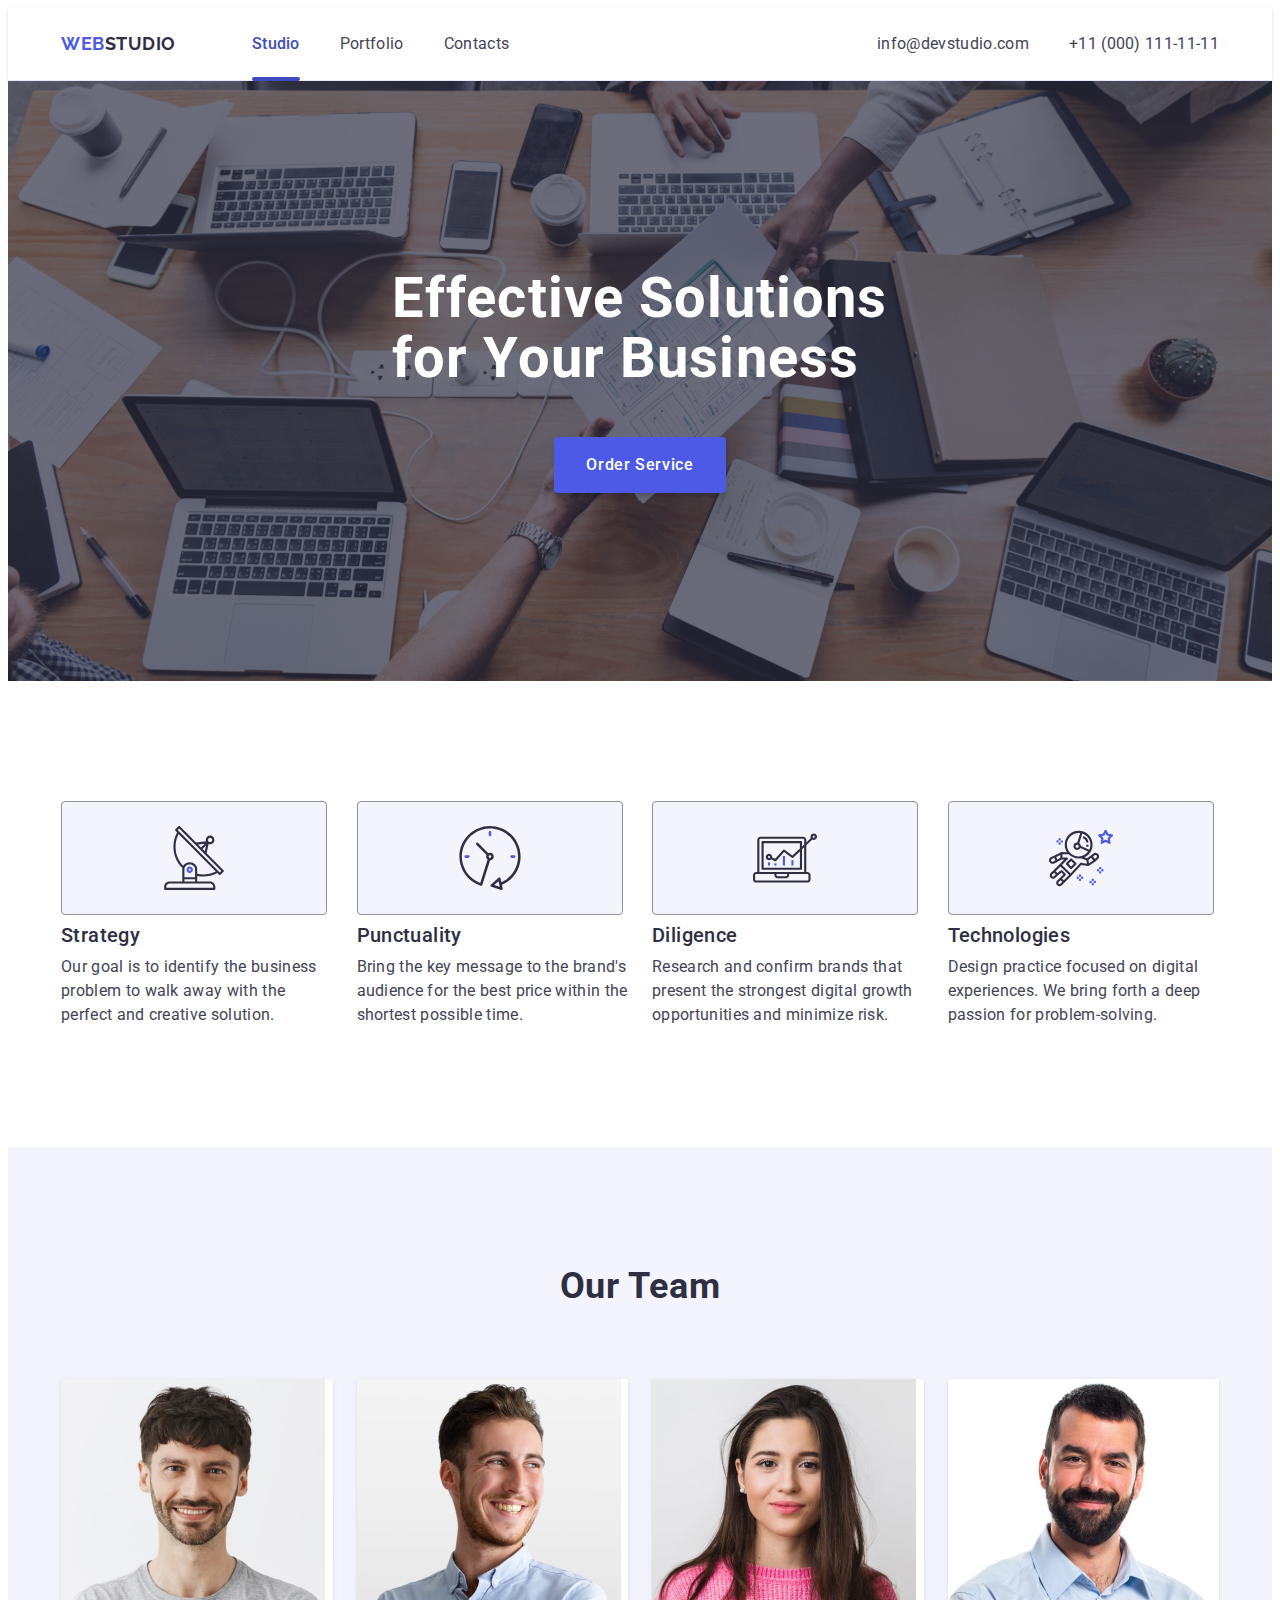
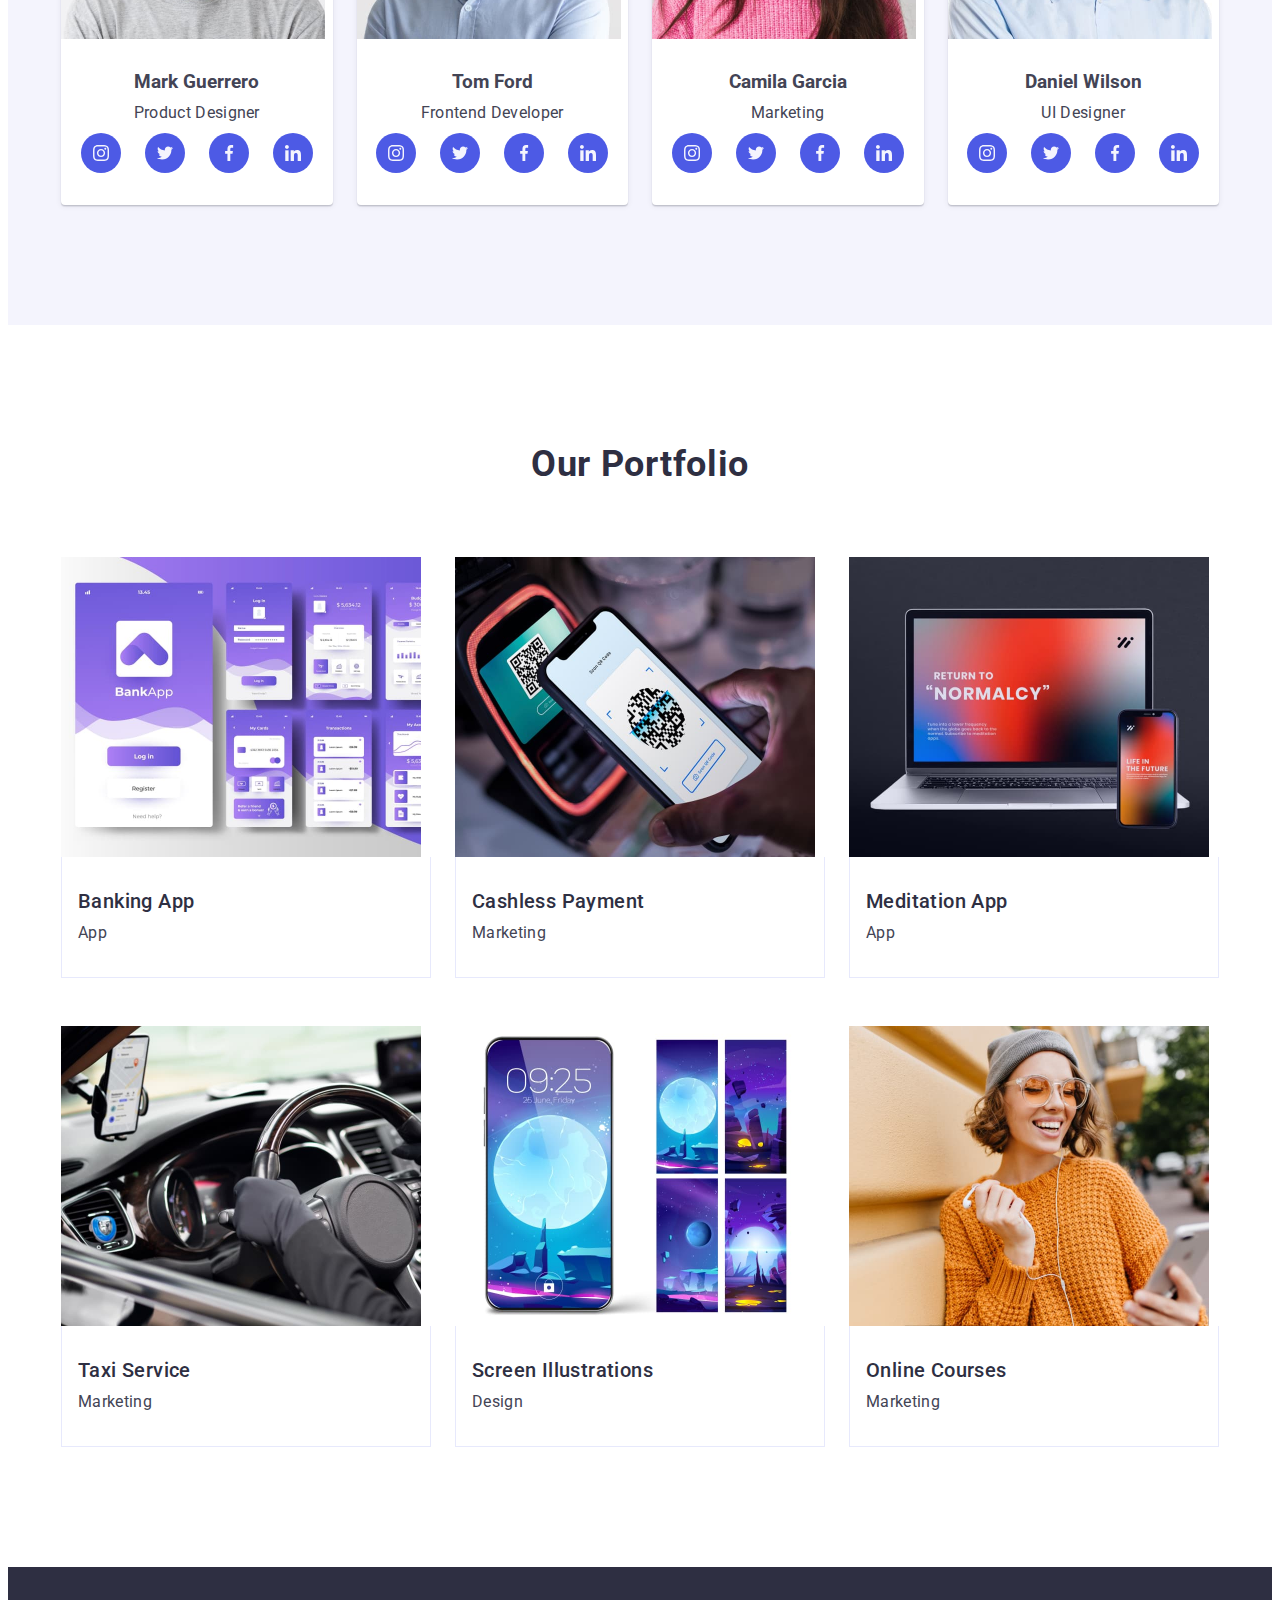
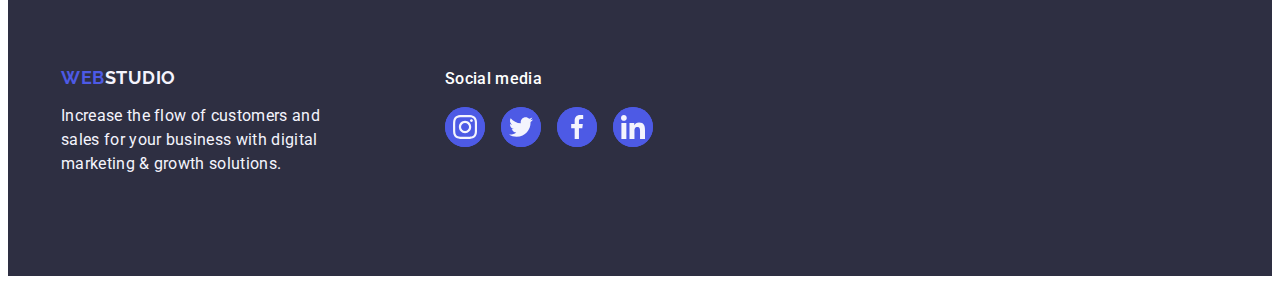
<file: index.html>
<!DOCTYPE html>
<html lang="en">
  <head>
    <meta charset="UTF-8" />
    <meta name="viewport" content="width=device-width, initial-scale=1.0" />
    <title>hw1</title>
    <link rel="preconnect" href="https://fonts.googleapis.com" />
    <link rel="preconnect" href="https://fonts.gstatic.com" crossorigin />
    <link
      href="https://fonts.googleapis.com/css2?family=Raleway:ital,wght@0,700&family=Roboto:wght@100;400;500;700&display=swap"
      rel="stylesheet"
    />
    <link
      rel="stylesheet"
      href="https://cdnjs.cloudflare.com/ajax/libs/modern-normalize/3.0.1/modern-normalize.min.css"
      integrity="sha512-q6WgHqiHlKyOqslT/lgBgodhd03Wp4BEqKeW6nNtlOY4quzyG3VoQKFrieaCeSnuVseNKRGpGeDU3qPmabCANg=="
      crossorigin="anonymous"
      referrerpolicy="no-referrer"
    />
    <link rel="stylesheet" href="./css/styles.css" />
  </head>

  <!-- Header -->
  <body>
    <header class="header-box">
      <div class="container header-container">
        <nav class="header-navigation">
          <a class="logo header-logo" href="./index.html"
            >Web<span class="span">Studio</span></a
          >

          <ul class="menu-nav">
            <li><a class="link current" href="./index.html">Studio</a></li>
            <li><a class="link" href="">Portfolio</a></li>
            <li><a class="link" href="">Contacts</a></li>
          </ul>
        </nav>

        <address class="address">
          <ul class="menu-address">
            <li class="address-item">
              <a href="mailto:info@devstudio.com" class="address-link"
                >info@devstudio.com</a
              >
            </li>
            <li class="address-item">
              <a href="tel:+110001111111" class="address-link"
                >+11 (000) 111-11-11</a
              >
            </li>
          </ul>
        </address>
      </div>
    </header>

    <!-- Section 1 -->

    <main>
      <section class="button-section">
        <div class="container">
          <h1 class="button-section-heading">
            Effective Solutions for Your Business
          </h1>
          <button type="button" class="button">Order Service</button>
        </div>
      </section>

      <!-- Section 2 -->

      <section class="main-section">
        <div class="container main-container">
          <h2 class="visually-hidden">Benefits</h2>
          <ul class="main-ul">
            <li class="main-list-ul">
              <div class="benefits-container">
                <svg width="64" height="64" class="main-icon">
                  <use href="./images/icons.svg#icon-antenna"></use>
                </svg>
              </div>
              <h3 class="main-list-heading">Strategy</h3>
              <p class="main-list">
                Our goal is to identify the business problem to walk away with
                the perfect and creative solution.
              </p>
            </li>
            <li class="main-list-ul">
              <div class="benefits-container">
                <svg width="64" height="64" class="main-icon">
                  <use href="./images/icons.svg#icon-clock"></use>
                </svg>
              </div>
              <h3 class="main-list-heading">Punctuality</h3>
              <p class="main-list">
                Bring the key message to the brand's audience for the best price
                within the shortest possible time.
              </p>
            </li>
            <li class="main-list-ul">
              <div class="benefits-container">
                <svg width="64" height="64" class="main-icon">
                  <use href="./images/icons.svg#icon-diagram"></use>
                </svg>
              </div>
              <h3 class="main-list-heading">Diligence</h3>
              <p class="main-list">
                Research and confirm brands that present the strongest digital
                growth opportunities and minimize risk.
              </p>
            </li>
            <li class="main-list-ul">
              <div class="benefits-container">
                <svg width="64" height="64" class="main-icon">
                  <use href="./images/icons.svg#icon-astronaut"></use>
                </svg>
              </div>
              <h3 class="main-list-heading">Technologies</h3>
              <p class="main-list">
                Design practice focused on digital experiences. We bring forth a
                deep passion for problem-solving.
              </p>
            </li>
          </ul>
        </div>
      </section>

      <!-- Section 3 -->

      <section class="team-section">
        <div class="container team-container">
          <h2 class="team-heading">Our Team</h2>
          <ul class="team-list">
            <li class="team-pic">
              <img
                src="./images/img.jpg"
                alt="Mark Guerrero"
                width="264"
                height="260"
              />
              <div class="team-list-heading-container">
                <h3 class="team-list-heading">Mark Guerrero</h3>
                <p class="team-description">Product Designer</p>
                <ul class="social-media-list">
                  <li class="social-media-list-item">
                    <a class="team-icons" href="">
                      <svg width="16" height="16" class="icon">
                        <use href="./images/icons.svg#icon-instagram"></use>
                      </svg>
                    </a>
                  </li>
                  <li class="social-media-list-item">
                    <a class="team-icons" href="">
                      <svg width="16" height="16" class="icon">
                        <use href="./images/icons.svg#icon-twitter"></use>
                      </svg>
                    </a>
                  </li>
                  <li class="social-media-list-item">
                    <a class="team-icons" href="">
                      <svg width="16" height="16" class="icon">
                        <use href="./images/icons.svg#icon-facebook"></use>
                      </svg>
                    </a>
                  </li>
                  <li class="social-media-list-item">
                    <a class="team-icons" href="">
                      <svg width="16" height="16" class="icon">
                        <use href="./images/icons.svg#icon-linkedin"></use>
                      </svg>
                    </a>
                  </li>
                </ul>
              </div>
            </li>
            <li class="team-pic">
              <img
                src="./images/img-2.jpg"
                alt="Tom Ford"
                width="264"
                height="260"
              />
              <div class="team-list-heading-container">
                <h3 class="team-list-heading">Tom Ford</h3>
                <p class="team-description">Frontend Developer</p>
                <ul class="social-media-list">
                  <li class="social-media-list-item">
                    <a class="team-icons" href="">
                      <svg width="16" height="16" class="icon">
                        <use href="./images/icons.svg#icon-instagram"></use>
                      </svg>
                    </a>
                  </li>
                  <li class="social-media-list-item">
                    <a class="team-icons" href="">
                      <svg width="16" height="16" class="icon">
                        <use href="./images/icons.svg#icon-twitter"></use>
                      </svg>
                    </a>
                  </li>
                  <li class="social-media-list-item">
                    <a class="team-icons" href="">
                      <svg width="16" height="16" class="icon">
                        <use href="./images/icons.svg#icon-facebook"></use>
                      </svg>
                    </a>
                  </li>
                  <li class="social-media-list-item">
                    <a class="team-icons" href="">
                      <svg width="16" height="16" class="icon">
                        <use href="./images/icons.svg#icon-linkedin"></use>
                      </svg>
                    </a>
                  </li>
                </ul>
              </div>
            </li>
            <li class="team-pic">
              <img
                src="./images/img-1.jpg"
                alt="Camila Garcia"
                width="264"
                height="260"
              />
              <div class="team-list-heading-container">
                <h3 class="team-list-heading">Camila Garcia</h3>
                <p class="team-description">Marketing</p>

                <ul class="social-media-list">
                  <li class="social-media-list-item">
                    <a class="team-icons" href="">
                      <svg width="16" height="16" class="icon">
                        <use href="./images/icons.svg#icon-instagram"></use>
                      </svg>
                    </a>
                  </li>
                  <li class="social-media-list-item">
                    <a class="team-icons" href="">
                      <svg width="16" height="16" class="icon">
                        <use href="./images/icons.svg#icon-twitter"></use>
                      </svg>
                    </a>
                  </li>
                  <li class="social-media-list-item">
                    <a class="team-icons" href="">
                      <svg width="16" height="16" class="icon">
                        <use href="./images/icons.svg#icon-facebook"></use>
                      </svg>
                    </a>
                  </li>
                  <li class="social-media-list-item">
                    <a class="team-icons" href="">
                      <svg width="16" height="16" class="icon">
                        <use href="./images/icons.svg#icon-linkedin"></use>
                      </svg>
                    </a>
                  </li>
                </ul>
              </div>
            </li>
            <li class="team-pic">
              <img
                src="./images/img-3.jpg"
                alt="Daniel Wilson"
                width="264"
                height="260"
              />
              <div class="team-list-heading-container">
                <h3 class="team-list-heading">Daniel Wilson</h3>
                <p class="team-description">UI Designer</p>
                <ul class="social-media-list">
                  <li class="social-media-list-item">
                    <a class="team-icons" href="">
                      <svg width="16" height="16" class="icon">
                        <use href="./images/icons.svg#icon-instagram"></use>
                      </svg>
                    </a>
                  </li>
                  <li class="social-media-list-item">
                    <a class="team-icons" href="">
                      <svg width="16" height="16" class="icon">
                        <use href="./images/icons.svg#icon-twitter"></use>
                      </svg>
                    </a>
                  </li>
                  <li class="social-media-list-item">
                    <a class="team-icons" href="">
                      <svg width="16" height="16" class="icon">
                        <use href="./images/icons.svg#icon-facebook"></use>
                      </svg>
                    </a>
                  </li>
                  <li class="social-media-list-item">
                    <a class="team-icons" href="">
                      <svg width="16" height="16" class="icon">
                        <use href="./images/icons.svg#icon-linkedin"></use>
                      </svg>
                    </a>
                  </li>
                </ul>
              </div>
            </li>
          </ul>
        </div>
      </section>

      <!-- Section 4 -->

      <section class="portfolio">
        <div class="container portfolio-container">
          <h2 class="team-heading">Our Portfolio</h2>
          <ul class="portfolio-list">
            <li class="card">
              <div class="card-div">
                <img
                  src="./images/img1.jpg"
                  alt="Banking App"
                  width="360"
                  height="300"
                />
                <p class="card-para">
                  14 Stylish and User-Friendly App Design Concepts · Task
                  Manager App · Calorie Tracker App · Exotic Fruit Ecommerce App
                  · Cloud Storage App
                </p>
              </div>
              <div class="container-portfolio-item">
                <h3 class="main-list-heading">Banking App</h3>
                <p class="portfolio-paragraph">App</p>
              </div>
            </li>
            <li class="card">
              <div class="card-div">
                <img
                  src="./images/img2.jpg"
                  alt="Cashless Payment"
                  width="360"
                  height="300"
                />
                <p class="card-para">
                  14 Stylish and User-Friendly App Design Concepts · Task
                  Manager App · Calorie Tracker App · Exotic Fruit Ecommerce App
                  · Cloud Storage App
                </p>
              </div>
              <div class="container-portfolio-item">
                <h3 class="main-list-heading">Cashless Payment</h3>
                <p class="portfolio-paragraph">Marketing</p>
              </div>
            </li>
            <li class="card">
              <div class="card-div">
                <img
                  src="./images/img3.jpg"
                  alt="Meditation App"
                  width="360"
                  height="300"
                />
                <p class="card-para">
                  14 Stylish and User-Friendly App Design Concepts · Task
                  Manager App · Calorie Tracker App · Exotic Fruit Ecommerce App
                  · Cloud Storage App
                </p>
              </div>
              <div class="container-portfolio-item">
                <h3 class="main-list-heading">Meditation App</h3>
                <p class="portfolio-paragraph">App</p>
              </div>
            </li>
            <li class="card">
              <div class="card-div">
                <img
                  src="./images/img4.jpg"
                  alt="Taxi Service"
                  width="360"
                  height="300"
                />
                <p class="card-para">
                  14 Stylish and User-Friendly App Design Concepts · Task
                  Manager App · Calorie Tracker App · Exotic Fruit Ecommerce App
                  · Cloud Storage App
                </p>
              </div>
              <div class="container-portfolio-item">
                <h3 class="main-list-heading">Taxi Service</h3>
                <p class="portfolio-paragraph">Marketing</p>
              </div>
            </li>
            <li class="card">
              <div class="card-div">
                <img
                  src="./images/img5.jpg"
                  alt="Screen Illustrations"
                  width="360"
                  height="300"
                />
                <p class="card-para">
                  14 Stylish and User-Friendly App Design Concepts · Task
                  Manager App · Calorie Tracker App · Exotic Fruit Ecommerce App
                  · Cloud Storage App
                </p>
              </div>
              <div class="container-portfolio-item">
                <h3 class="main-list-heading">Screen Illustrations</h3>
                <p class="portfolio-paragraph">Design</p>
              </div>
            </li>
            <li class="card">
              <div class="card-div">
                <img
                  src="./images/img6.jpg"
                  alt="Online Courses"
                  width="360"
                  height="300"
                />
                <p class="card-para">
                  14 Stylish and User-Friendly App Design Concepts · Task
                  Manager App · Calorie Tracker App · Exotic Fruit Ecommerce App
                  · Cloud Storage App
                </p>
              </div>
              <div class="container-portfolio-item">
                <h3 class="main-list-heading">Online Courses</h3>
                <p class="portfolio-paragraph">Marketing</p>
              </div>
            </li>
          </ul>
        </div>
      </section>
    </main>

    <!-- Footer -->
    <footer class="footer">
      <div class="container footer-container">
        <div class="second-container">
          <a class="footer-header" href="./index.html"
            >Web<span class="span-footer">Studio</span></a
          >
          <p class="footer-description">
            Increase the flow of customers and sales for your business with
            digital marketing & growth solutions.
          </p>
        </div>
        <div class="social-media-footer">
          <p class="social-media-para">Social media</p>
          <ul class="social-media-footer-list">
            <li class="footer-li">
              <a class="footer-link" href="">
                <svg width="24" height="24" class="icon-footer">
                  <use href="./images/icons.svg#icon-instagram"></use>
                </svg>
              </a>
            </li>
            <li class="footer-li">
              <a class="footer-link" href="">
                <svg width="24" height="24" class="icon-footer">
                  <use href="./images/icons.svg#icon-twitter"></use>
                </svg>
              </a>
            </li>
            <li class="footer-li">
              <a class="footer-link" href="">
                <svg width="24" height="24" class="icon-footer">
                  <use href="./images/icons.svg#icon-facebook"></use>
                </svg>
              </a>
            </li>
            <li class="footer-li">
              <a class="footer-link" href="">
                <svg width="24" height="24" class="icon-footer">
                  <use href="./images/icons.svg#icon-linkedin"></use>
                </svg>
              </a>
            </li>
          </ul>
        </div>
      </div>
    </footer>
  </body>
</html>
</file>
<file: css/styles.css>
body {
  font-family: "Roboto", sans-serif;
  color: #434455;
  background-color: #ffffff;
}

a {
  text-decoration: none;
}

ul {
  list-style: none;
}

h1,
h2,
h3,
h4,
h5,
h6,
p {
  margin: 0;
}

ul,
ol {
  margin: 0;
  padding-left: 0;
}

img {
  display: block;
  max-width: 100%;
  height: auto;
}

section {
  padding-top: 120px;
  padding-bottom: 120px;
}

.container {
  width: 1158px;
  margin: 0 auto;
  padding: 0 15px;
  align-items: center;
}
/* Header */

.header-box .logo {
  font-family: "Raleway", sans-serif;
  font-weight: 700;
  font-size: 18px;

  line-height: 117%;
  letter-spacing: 0.03em;
  text-transform: uppercase;
  color: #4d5ae5;
}

.header-logo {
  padding: 24px 0;
  margin-right: 76px;
}

.header-container {
  display: flex;
  align-items: center;
}

.span {
  font-family: "Raleway", sans-serif;
  font-weight: 700;
  font-size: 18px;

  /* line-height: 21px; */
  line-height: 117%;
  letter-spacing: 0.03em;
  text-transform: uppercase;
  color: #2e2f42;
}

.link {
  font-family: "Roboto", sans-serif;
  font-size: 16px;
  text-decoration: none;

  /* line-height: 24px; */
  line-height: 150%;
  letter-spacing: 0.02em;
  color: #434455;
  margin-right: 0;

  display: block;
  padding: 24px 0;
}

.link:focus {
  color: #404bbf;
}

.link:hover {
  color: #404bbf;
}

.link::after {
  width: 100%;
  position: absolute;
  left: 0;
  bottom: -1px;
  height: 4px;
  background-color: #404bbf;
  border-radius: 2px;

  transition: color 250ms cubic-bezier(0.4, 0, 0.2, 1);
}

.current {
  font-family: "Roboto", sans-serif;
  font-weight: 500;
  font-size: 16px;

  /* line-height: 24px; */
  line-height: 150%;
  letter-spacing: 0.02em;

  color: #404bbf;
  content: "";
  display: block;
  position: relative;
  transition: color 250ms cubic-bezier(0.4, 0, 0.2, 1);
}

.current:after {
  content: "";
  color: #404bbf;
}
.address {
  font-family: "Roboto", sans-serif;
  font-size: 16px;
  font-style: normal;

  /* line-height: 24px; */
  line-height: 150%;
  letter-spacing: 0.02em;
  color: #434455;
  margin: 0;
  padding-left: 0;
  display: flex;
  margin-left: auto;
}

.address-link {
  font-family: "Roboto", sans-serif;
  font-size: 16px;

  /* line-height: 24px; */
  line-height: 150%;
  letter-spacing: 0.02em;
  color: #434455;
  margin-right: 0;

  display: block;
  padding: 24px 0;
  transition: color 250ms cubic-bezier(0.4, 0, 0.2, 1);
}

.address-link:hover {
  color: #404bbf;
}

.address-link:focus {
  color: #404bbf;
}

.menu-nav {
  display: flex;
  gap: 40px;
}

.menu-address {
  display: flex;
  gap: 40px;
}

.header-box {
  border-bottom: 1px solid #e7e9fc;
  border-bottom: 1px solid #e7e9fc;
  box-shadow: 0 1px 6px 0 rgba(46, 47, 66, 0.08),
    0 1px 1px 0 rgba(46, 47, 66, 0.16), 0 2px 1px 0 rgba(46, 47, 66, 0.08);
}

.header-navigation {
  display: flex;
  align-items: center;
}

/* Section 1 */

.button-section {
  background-color: #2e2f42;
  padding-top: 120px;
  padding-bottom: 120px;
  box-sizing: border-box;
  padding: 188px 0;

  background-image: linear-gradient(
      to bottom,
      rgba(46, 47, 66, 0.7),
      rgba(46, 47, 66, 0.7)
    ),
    url("../images/back.jpg");
  background-size: cover;
  background-repeat: no-repeat;
  background-position: center;
  max-width: 1440px;
  transition: color 250ms cubic-bezier(0.4, 0, 0.2, 1);
  margin: auto;
}

.button-section-heading {
  font-family: "Roboto", sans-serif;
  font-size: 56px;
  line-height: 107%;
  letter-spacing: 0.02em;
  color: #fff;
  margin: auto;
  max-width: 496px;
}

.button {
  font-family: "Roboto", sans-serif;
  font-weight: 500;
  font-size: 16px;
  cursor: pointer;

  /* line-height: 24px; */
  line-height: 150%;
  letter-spacing: 0.04em;
  color: #fff;

  background: #4d5ae5;
  display: block;
  min-width: 169px;
  height: 56px;
  border-radius: 4px;
  border: none;

  padding: 16px 32px;
  border-radius: 4px;
  box-shadow: 0 4px 4px 0 rgba(0, 0, 0, 0.15);
  margin-top: 48px;
  margin-left: auto;
  margin-right: auto;
  transition: background-color 250ms cubic-bezier(0.4, 0, 0.2, 1);
}

.button:hover .button:focus {
  background-color: #404bbf;
}
.button:focus {
  background-color: #404bbf;
}

/* Section 2 */
.visually-hidden {
  position: absolute;
  width: 1px;
  height: 1px;
  margin: -1px;
  border: 0;
  padding: 0;
  white-space: nowrap;
  clip-path: inset(100%);
  clip: rect(0 0 0 0);
  overflow: hidden;
}
.main-list {
  font-weight: 400;
  font-size: 16px;
  line-height: 1.5;
  letter-spacing: 0.02em;
  color: #434455;
}

.main-list-heading {
  font-weight: 500;
  font-size: 20px;
  line-height: 1.2;
  letter-spacing: 0.02em;
  color: #2e2f42;
  margin-bottom: 8px;
}

.main-section {
  padding-top: 120px;
  padding-bottom: 120px;
}

.main-ul {
  display: flex;
  gap: 24px;
}

.main-list-ul {
  flex-basis: calc((100% - 3 * 24px) / 4);
}

.benefits-container {
  border: 1px solid #8e8f99;
  border-radius: 4px;
  width: 264px;
  height: 112px;
  display: flex;
  align-items: center;
  justify-content: center;
  margin-bottom: 8px;
  background: #f4f4fd;
}

.main-icon {
}

.icon {
  fill: #f4f4fd;
}

/* Section 3 */

.team-list {
  display: flex;
  gap: 24px;
}

.team-section {
  background-color: #f4f4fd;
  padding-top: 120px;
  padding-bottom: 120px;
  box-sizing: border-box;
  padding: 120px 0;
}

.team-container {
  max-width: 1158px;
  padding: 0 15px;
}

.team-heading {
  font-family: "Roboto", sans-serif;
  font-size: 36px;

  /* line-height: 40px; */
  line-height: 111%;
  letter-spacing: 0.02em;
  text-align: center;
  color: #2e2f42;
  text-transform: capitalize;
  margin-bottom: 72px;
}

.team-list-heading {
  text-align: center;
  margin-bottom: 8px;
  margin-top: 0;
}

.team-description {
  font-family: "Roboto", sans-serif;
  font-size: 16px;

  /* line-height: 24px; */
  line-height: 150%;
  letter-spacing: 0.02em;
  text-align: center;
  color: #434455;
  background-color: #ffffff;
  margin: 0;
  text-align: center;
  margin-bottom: 8px;
}

.social-media-list {
  display: flex;
  justify-content: center;
  gap: 24px;
}

.social-media-list-item {
  width: 40px;
  height: 40px;
}

.social-media-list-item:focus {
  background-color: #404bbf;
}

.team-pic {
  background-color: #fff;
  width: calc((100% - 72px) / 4);
  border-radius: 0px 0px 4px 4px;
  box-shadow: 0 2px 1px 0 rgba(46, 47, 66, 0.08),
    0 1px 1px 0 rgba(46, 47, 66, 0.16), 0 1px 6px 0 rgba(46, 47, 66, 0.08);
}

.team-list-heading-container {
  padding-top: 32px;
  padding-bottom: 32px;
}

.team-icons {
  background-color: #4d5ae5;
  border-radius: 50%;
  display: flex;
  align-items: center;
  justify-content: center;
  height: 100%;
  transition: background-color 250ms cubic-bezier(0.4, 0, 0.2, 1);
}

.team-icons:hover {
  background-color: #404bbf;
}

.team-icons:focus {
  background-color: #404bbf;
}

/* Section 4 */
.portfolio {
  background-color: #fff;
  padding: 120px 0;
}

.portfolio-paragraph {
  font-family: "Roboto", sans-serif;
  font-size: 16px;

  /* line-height: 24px; */
  line-height: 150%;
  letter-spacing: 0.02em;
  color: #434455;
  margin: auto;
}

.portfolio-list {
  display: flex;
  flex-wrap: wrap;
  column-gap: 24px;
  row-gap: 48px;
}

.card {
  width: calc((100% - 48px) / 3);
  transition: box-shadow 250ms cubic-bezier(0.4, 0, 0.2, 1);
}

.card:hover .card-para,
.card:focus .card-para {
  transform: translateY(0);
}

.card:hover,
.card:focus {
  box-shadow: 0px 1px 6px rgba(46, 47, 66, 0.08),
    0px 1px 1px rgba(46, 47, 66, 0.16), 0px 2px 1px rgba(46, 47, 66, 0.08);
  transition: box-shadow 250ms cubic-bezier(0.4, 0, 0.2, 1);
  transform: translateY(0%);
}

.card-div {
  position: relative;
  overflow: hidden;
}

.card-para {
  position: absolute;
  top: 0;
  left: 0;
  font-size: 16px;
  line-height: 1.5;
  letter-spacing: 0.02em;
  color: #f4f4fd;
  padding: 40px 32px;
  background-color: #4d5ae5;
  height: 100%;
  width: 100%;
  transform: translateY(100%);
  transition: transform 250ms cubic-bezier(0.4, 0, 0.2, 1);
}

.container-portfolio-item {
  padding: 32px 16px;
  border: 1px solid #e7e9fc;
  border-top: none;
}

/* Footer */
.footer {
  background-color: #2e2f42;
  padding: 100px 0;
}

.second-container {
  margin-right: 120px;
}

.footer-header {
  display: inline-block;
  margin-bottom: 16px;
  font-family: "Raleway", sans-serif;
  font-weight: 700;
  font-size: 18px;

  /* line-height: 21px; */
  line-height: 117%;
  letter-spacing: 0.03em;
  text-transform: uppercase;
  color: #4d5ae5;
}

.span-footer {
  font-family: "Raleway", sans-serif;
  font-weight: 700;
  font-size: 18px;

  /* line-height: 21px; */
  line-height: 117%;
  letter-spacing: 0.03em;
  text-transform: uppercase;
  color: #f4f4fd;
}

.footer-description {
  font-family: "Roboto", sans-serif;
  font-size: 16px;

  /* line-height: 24px; */
  line-height: 150%;
  letter-spacing: 0.02em;
  color: #f4f4fd;
  margin: 0;
  max-width: 264px;
}

.social-media-footer {
}

.social-media-para {
  font-weight: 500;
  font-size: 16px;
  line-height: 1.5;
  letter-spacing: 0.02em;
  color: #ffffff;
  margin-bottom: 16px;
}

.social-media-footer-list {
  display: flex;
  gap: 16px;
}

.footer-li {
  width: 40px;
  height: 40px;
  background-color: #4d5ae5;
  border-radius: 50%;
  display: flex;
  justify-content: center;
  align-items: center;
}

.footer-link {
  width: 100%;
  height: 100%;
  background-color: #4d5ae5;
  border-radius: 50%;
  display: flex;
  align-items: center;
  justify-content: center;
  transition: background-color 250ms cubic-bezier(0.4, 0, 0.2, 1);
}

.footer-link:hover {
  background-color: #31d0aa;
}
.footer-container {
  display: flex;
  align-items: baseline;
}
.footer-link:focus {
  background-color: #31d0aa;
}

.icon-footer {
  fill: #f4f4fd;
}
</file>
